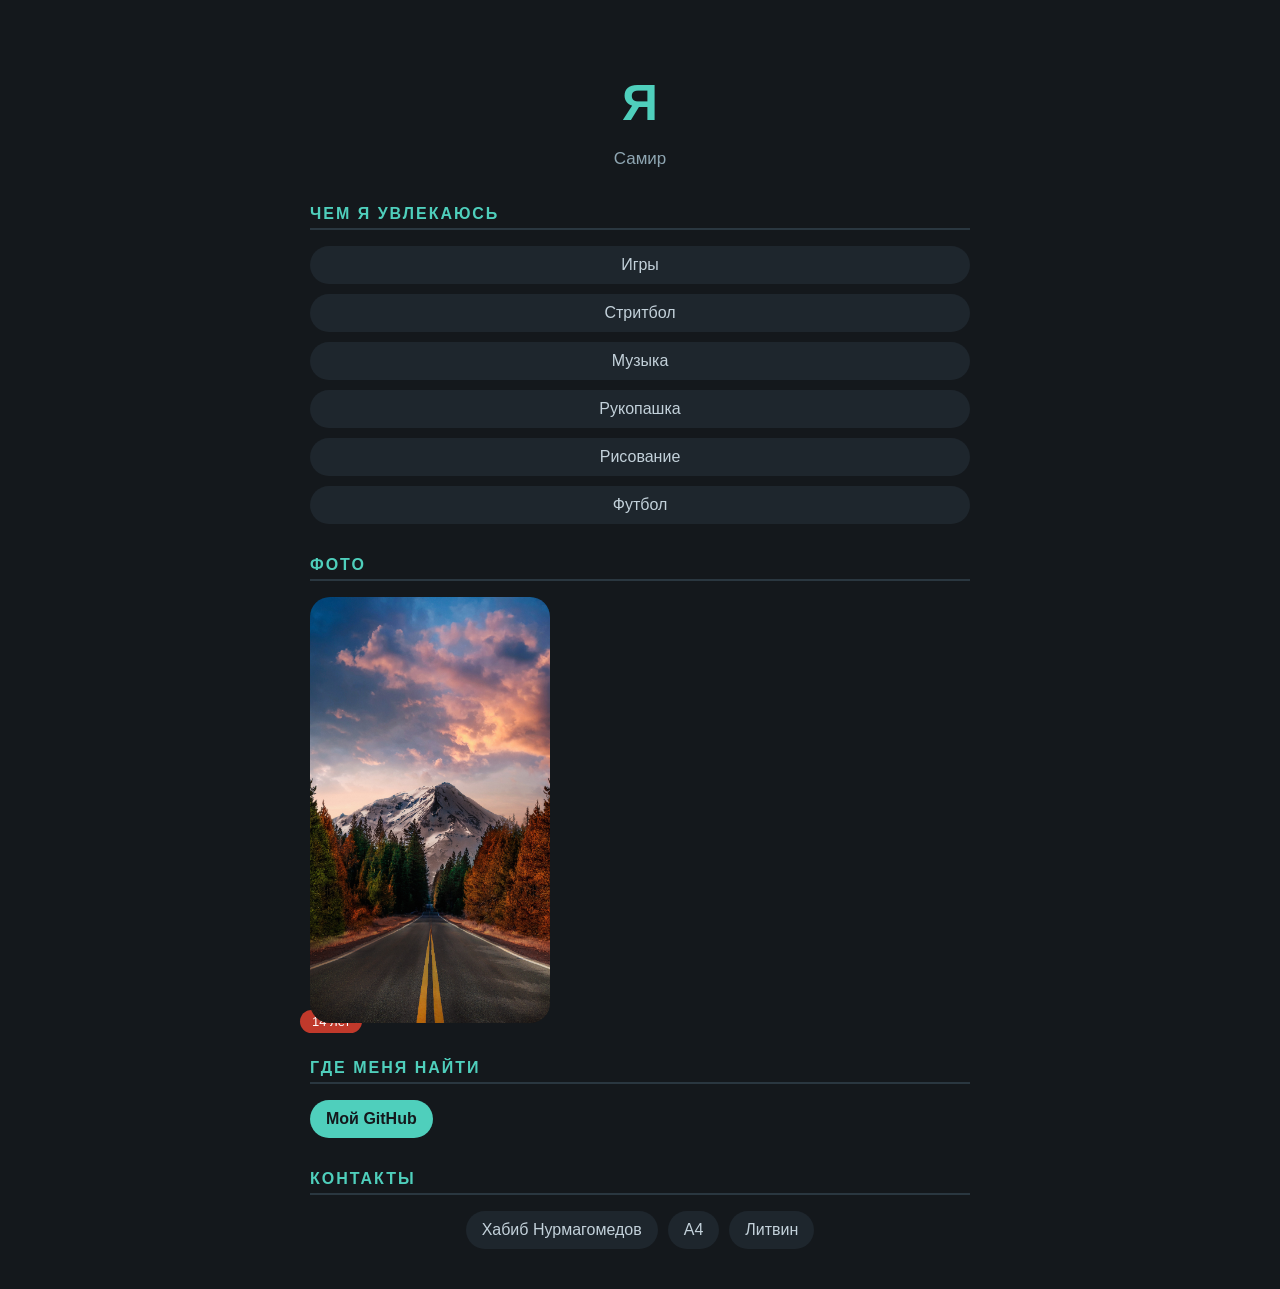
<file: index.html>
<!DOCTYPE html>
<html lang="ru">
<head>
  <meta charset="UTF-8">
  <meta name="viewport" content="width=device-width, initial-scale=1">
  <link rel="stylesheet" href="style.css">
  <title>Обо мне</title>
</head>

<body>

  <header>
    <h1>Я</h1>
    <p class="name">Самир</p>
  </header>

  <main>

    <section>
      <h2>Чем я увлекаюсь</h2>
      <ul>
        <li>Игры</li>
        <li>Стритбол</li>
        <li>Музыка</li>
        <li>Рукопашка</li>
        <li>Рисование</li>
        <li>Футбол</li>
      </ul>
    </section>

    <section>
      <h2>Фото</h2>
      <div class="photo">
        <img src="175781-andzhunabity-andzhunadip-soundcloud-oblako-rastenie-3260x5797.jpg" alt="Моё фото">
        <span class="badge">14 лет</span>
      </div>
    </section>

    <section>
      <h2>Где меня найти</h2>
      <a href="https://github.com/smrtecnon-del" class="accent">Мой GitHub</a>
    </section>

  </main>

  <footer>
    <h3>Контакты</h3>
    <div class="links">
      <a href="https://t.me/khabib_nurmagomedov">Хабиб Нурмагомедов</a>
      <a href="https://t.me/A4omg">А4</a>
      <a href="https://t.me/litvintm">Литвин</a>
    </div>
  </footer>

</body>
</html>
</file>
<file: style.css>
* {
  box-sizing: border-box;
}

body {
  background-color: #14181c;
  color: #dbe4ea;
  font-family: Arial, sans-serif;
  padding: 40px 20px;
  max-width: 700px;
  margin: 0 auto;
}

h1 {
  color: #4fcfbc;
  text-align: center;
  font-size: 50px;
  margin-bottom: 4px;
}

.name {
  text-align: center;
  color: #8fa6b2;
  font-size: 17px;
  margin-bottom: 36px;
}

h2, h3 {
  color: #4fcfbc;
  font-size: 16px;
  text-transform: uppercase;
  letter-spacing: 2px;
  border-bottom: 2px solid #2a3740;
  padding-bottom: 5px;
  margin-top: 32px;
  margin-bottom: 16px;
}

ul {
  list-style: none;
  padding: 0;
  display: grid;
  grid-template-columns: repeat(auto-fit, minmax(1fr 1fr 1fr));
  gap: 10px;
}

li {
  background-color: #1e262d;
  color: #c3d1da;
  border-radius: 20px;
  padding: 10px;
  text-align: center;
}

.photo {
  position: relative;
  display: inline-block;
}

img {
  width: 240px;
  max-width: 100%;
  border-radius: 20px;
  display: block;
}

.badge {
  position: absolute;
  bottom: -10px;
  left: -10px;
  background-color: #c0392b;
  color: white;
  border-radius: 20px;
  padding: 4px 12px;
  font-size: 13px;
  z-index: -1;
}

.links {
  display: flex;
  gap: 10px;
  flex-wrap: wrap;
  justify-content: center;
}

a {
  display: inline-block;
  color: #c3d1da;
  background-color: #1e262d;
  text-decoration: none;
  border-radius: 20px;
  padding: 10px 16px;
}

a:hover {
  background-color: #2a3740;
}

.accent {
  background-color: #4fcfbc;
  color: #14181c;
  font-weight: bold;
}

@media (max-width: 600px) {
  h1 {
    font-size: 34px;
  }

  body {
    padding: 24px 16px;
  }

  ul {
    grid-template-columns: 1fr
  }
}
</file>
